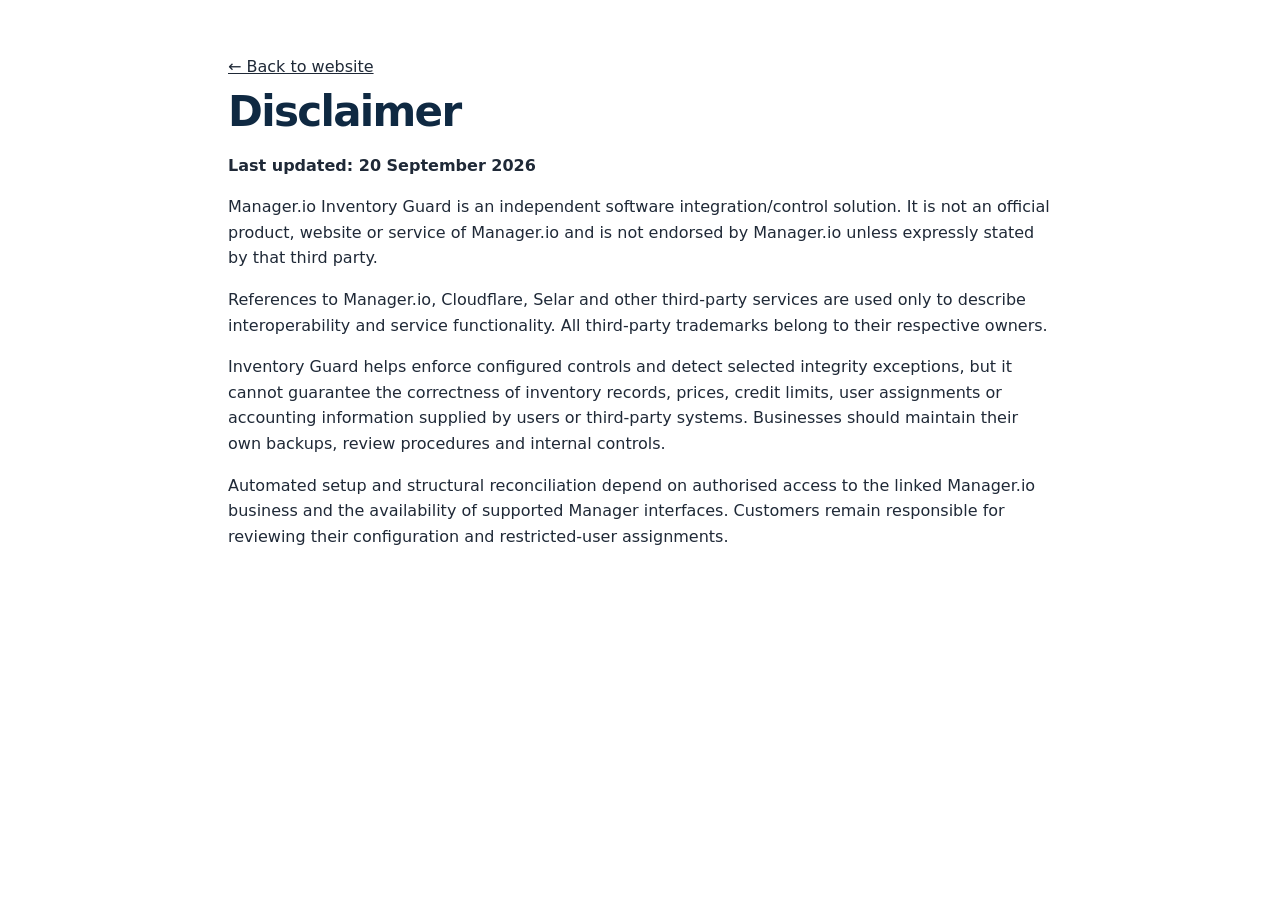
<file: disclaimer.html>
<!doctype html><html lang="en"><head><meta charset="utf-8"><meta name="viewport" content="width=device-width,initial-scale=1"><title>Disclaimer | Manager.io Inventory Guard</title><link rel="icon" href="assets/favicon.svg" type="image/svg+xml"><link rel="stylesheet" href="styles.css"></head><body><div class="legal"><a href="index.html">← Back to website</a><h1>Disclaimer</h1><p><strong>Last updated: 20 September 2026</strong></p><p>Manager.io Inventory Guard is an independent software integration/control solution. It is not an official product, website or service of Manager.io and is not endorsed by Manager.io unless expressly stated by that third party.</p><p>References to Manager.io, Cloudflare, Selar and other third-party services are used only to describe interoperability and service functionality. All third-party trademarks belong to their respective owners.</p><p>Inventory Guard helps enforce configured controls and detect selected integrity exceptions, but it cannot guarantee the correctness of inventory records, prices, credit limits, user assignments or accounting information supplied by users or third-party systems. Businesses should maintain their own backups, review procedures and internal controls.</p><p>Automated setup and structural reconciliation depend on authorised access to the linked Manager.io business and the availability of supported Manager interfaces. Customers remain responsible for reviewing their configuration and restricted-user assignments.</p></div></body></html>
</file>
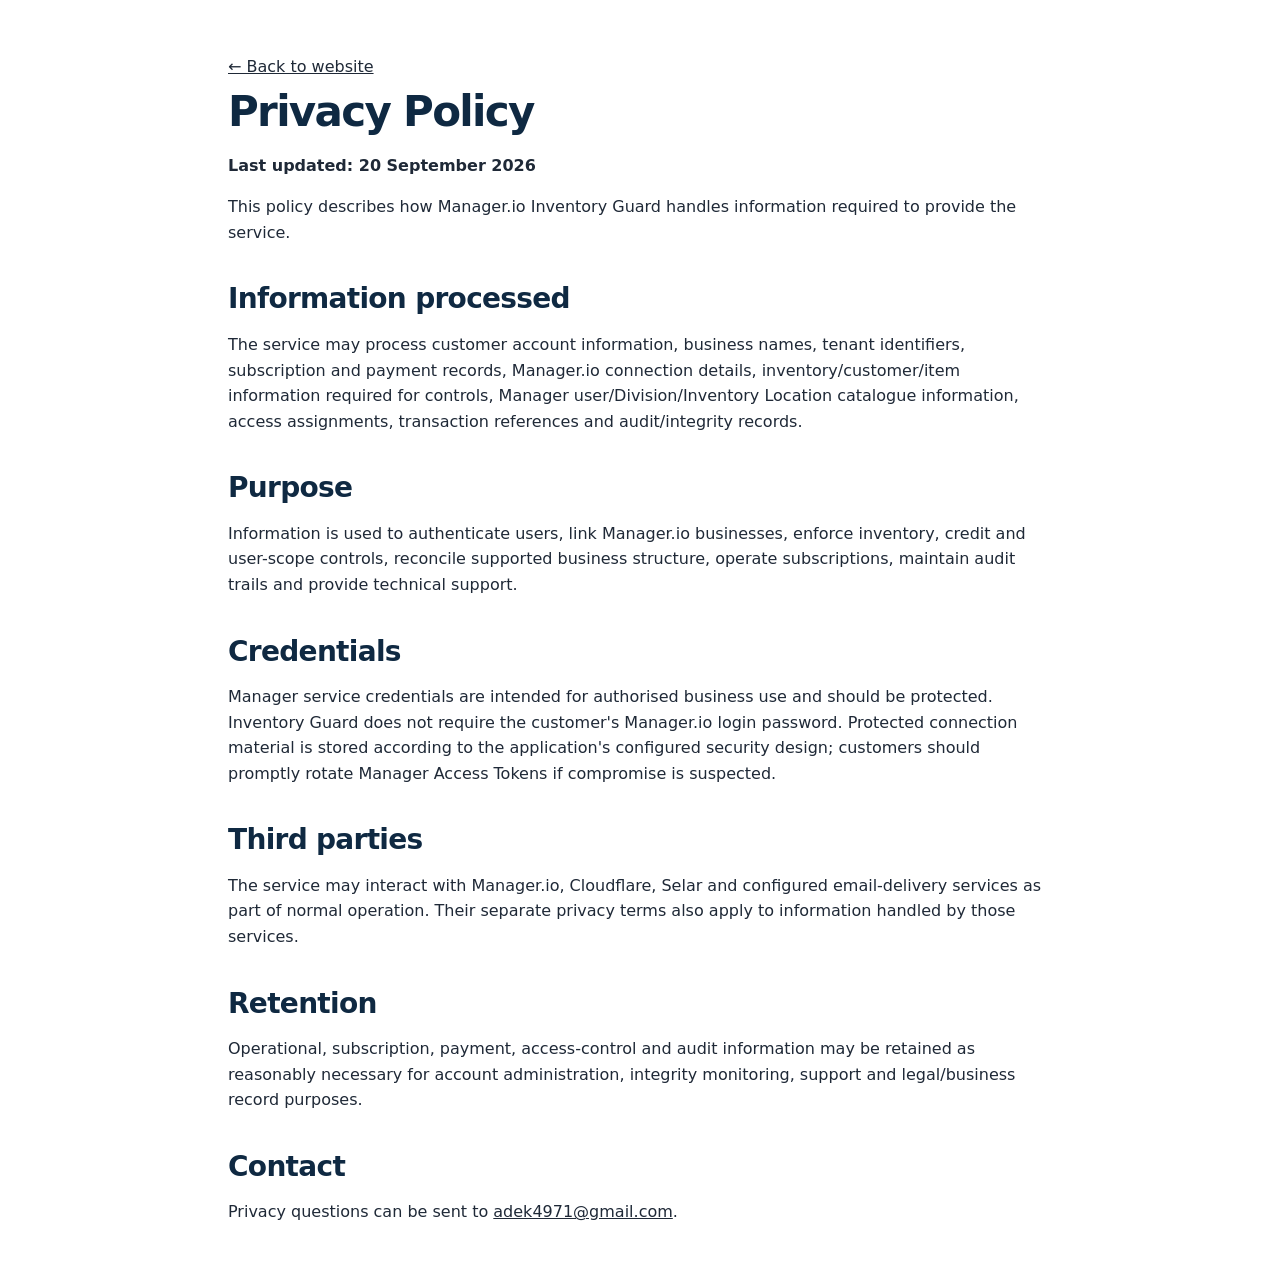
<file: privacy.html>
<!doctype html><html lang="en"><head><meta charset="utf-8"><meta name="viewport" content="width=device-width,initial-scale=1"><title>Privacy Policy | Manager.io Inventory Guard</title><link rel="icon" href="assets/favicon.svg" type="image/svg+xml"><link rel="stylesheet" href="styles.css"></head><body><div class="legal"><a href="index.html">← Back to website</a><h1>Privacy Policy</h1><p><strong>Last updated: 20 September 2026</strong></p><p>This policy describes how Manager.io Inventory Guard handles information required to provide the service.</p><h2>Information processed</h2><p>The service may process customer account information, business names, tenant identifiers, subscription and payment records, Manager.io connection details, inventory/customer/item information required for controls, Manager user/Division/Inventory Location catalogue information, access assignments, transaction references and audit/integrity records.</p><h2>Purpose</h2><p>Information is used to authenticate users, link Manager.io businesses, enforce inventory, credit and user-scope controls, reconcile supported business structure, operate subscriptions, maintain audit trails and provide technical support.</p><h2>Credentials</h2><p>Manager service credentials are intended for authorised business use and should be protected. Inventory Guard does not require the customer's Manager.io login password. Protected connection material is stored according to the application's configured security design; customers should promptly rotate Manager Access Tokens if compromise is suspected.</p><h2>Third parties</h2><p>The service may interact with Manager.io, Cloudflare, Selar and configured email-delivery services as part of normal operation. Their separate privacy terms also apply to information handled by those services.</p><h2>Retention</h2><p>Operational, subscription, payment, access-control and audit information may be retained as reasonably necessary for account administration, integrity monitoring, support and legal/business record purposes.</p><h2>Contact</h2><p>Privacy questions can be sent to <a href="mailto:adek4971@gmail.com">adek4971@gmail.com</a>.</p></div></body></html>
</file>
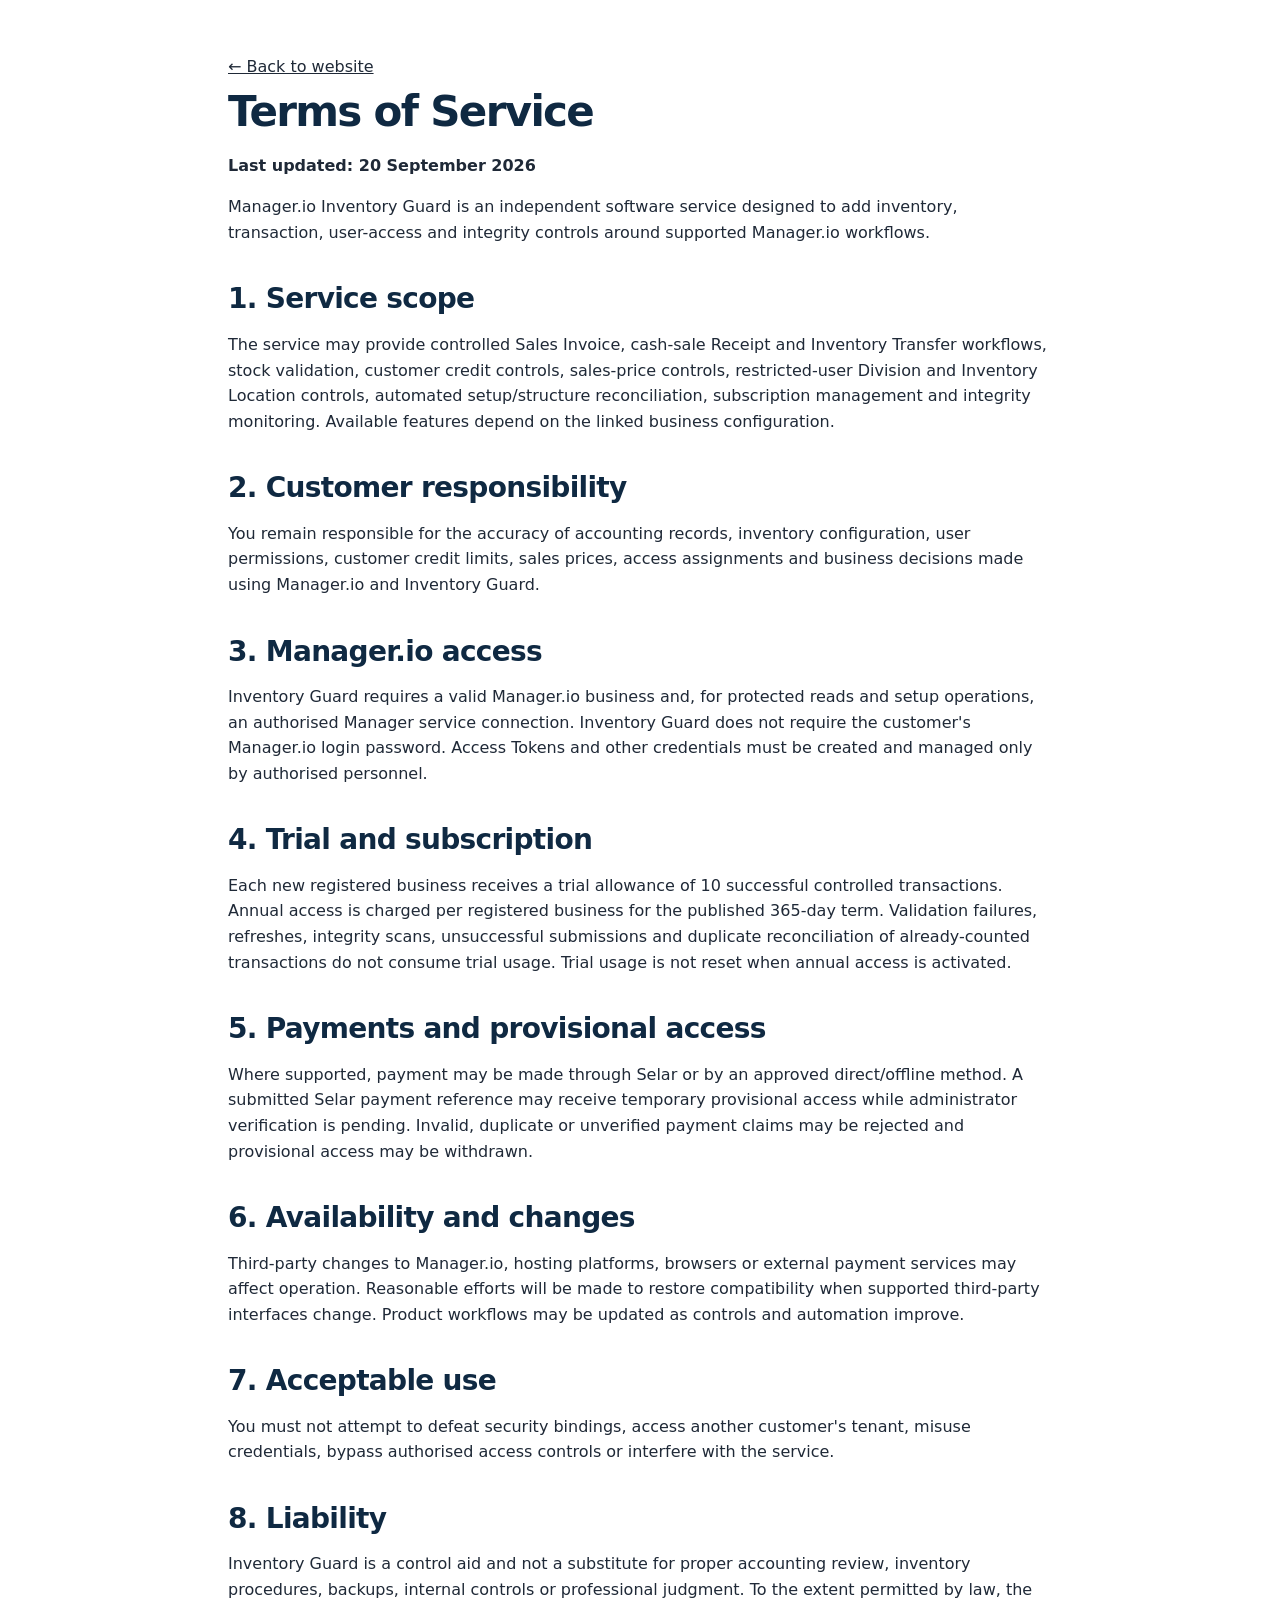
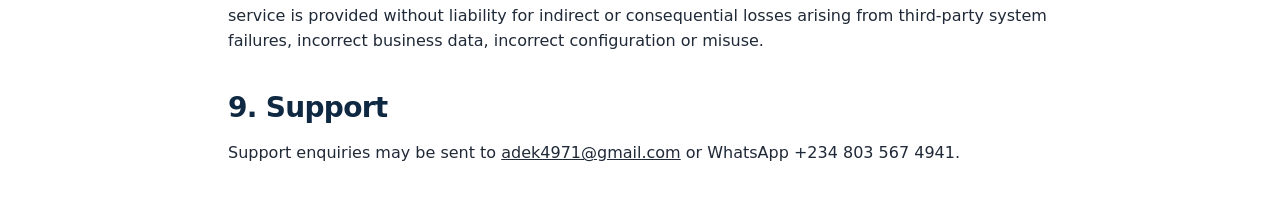
<file: terms.html>
<!doctype html><html lang="en"><head><meta charset="utf-8"><meta name="viewport" content="width=device-width,initial-scale=1"><title>Terms of Service | Manager.io Inventory Guard</title><link rel="icon" href="assets/favicon.svg" type="image/svg+xml"><link rel="stylesheet" href="styles.css"></head><body><div class="legal"><a href="index.html">← Back to website</a><h1>Terms of Service</h1><p><strong>Last updated: 20 September 2026</strong></p><p>Manager.io Inventory Guard is an independent software service designed to add inventory, transaction, user-access and integrity controls around supported Manager.io workflows.</p><h2>1. Service scope</h2><p>The service may provide controlled Sales Invoice, cash-sale Receipt and Inventory Transfer workflows, stock validation, customer credit controls, sales-price controls, restricted-user Division and Inventory Location controls, automated setup/structure reconciliation, subscription management and integrity monitoring. Available features depend on the linked business configuration.</p><h2>2. Customer responsibility</h2><p>You remain responsible for the accuracy of accounting records, inventory configuration, user permissions, customer credit limits, sales prices, access assignments and business decisions made using Manager.io and Inventory Guard.</p><h2>3. Manager.io access</h2><p>Inventory Guard requires a valid Manager.io business and, for protected reads and setup operations, an authorised Manager service connection. Inventory Guard does not require the customer's Manager.io login password. Access Tokens and other credentials must be created and managed only by authorised personnel.</p><h2>4. Trial and subscription</h2><p>Each new registered business receives a trial allowance of 10 successful controlled transactions. Annual access is charged per registered business for the published 365-day term. Validation failures, refreshes, integrity scans, unsuccessful submissions and duplicate reconciliation of already-counted transactions do not consume trial usage. Trial usage is not reset when annual access is activated.</p><h2>5. Payments and provisional access</h2><p>Where supported, payment may be made through Selar or by an approved direct/offline method. A submitted Selar payment reference may receive temporary provisional access while administrator verification is pending. Invalid, duplicate or unverified payment claims may be rejected and provisional access may be withdrawn.</p><h2>6. Availability and changes</h2><p>Third-party changes to Manager.io, hosting platforms, browsers or external payment services may affect operation. Reasonable efforts will be made to restore compatibility when supported third-party interfaces change. Product workflows may be updated as controls and automation improve.</p><h2>7. Acceptable use</h2><p>You must not attempt to defeat security bindings, access another customer's tenant, misuse credentials, bypass authorised access controls or interfere with the service.</p><h2>8. Liability</h2><p>Inventory Guard is a control aid and not a substitute for proper accounting review, inventory procedures, backups, internal controls or professional judgment. To the extent permitted by law, the service is provided without liability for indirect or consequential losses arising from third-party system failures, incorrect business data, incorrect configuration or misuse.</p><h2>9. Support</h2><p>Support enquiries may be sent to <a href="mailto:adek4971@gmail.com">adek4971@gmail.com</a> or WhatsApp +234 803 567 4941.</p></div></body></html>
</file>
<file: styles.css>
:root{
  --navy:#0f2942;
  --blue:#155eaa;
  --blue2:#1d6fdc;
  --orange:#f59e0b;
  --ink:#1f2937;
  --muted:#64748b;
  --bg:#f5f8fb;
  --card:#ffffff;
  --line:#dfe7ef;
  --ok:#137a4f;
  --warn:#9a6700;
  --shadow:0 16px 38px rgba(15,41,66,.09);
  --radius:18px;
  --max:1180px;
}
*{box-sizing:border-box}
html{scroll-behavior:smooth}
body{margin:0;font-family:Inter,ui-sans-serif,system-ui,-apple-system,BlinkMacSystemFont,"Segoe UI",Arial,sans-serif;color:var(--ink);background:#fff;line-height:1.6}
a{color:inherit}
img{max-width:100%;display:block}
.container{width:min(var(--max),calc(100% - 34px));margin-inline:auto}
.topbar{background:#0b2135;color:#dbe8f4;font-size:13px}
.topbar .container{display:flex;justify-content:space-between;gap:20px;padding:8px 0;align-items:center}
.topbar a{color:#fff;text-decoration:none;font-weight:700}
.header{position:sticky;top:0;z-index:50;background:rgba(255,255,255,.96);backdrop-filter:blur(12px);border-bottom:1px solid var(--line)}
.nav{min-height:72px;display:flex;align-items:center;justify-content:space-between;gap:20px}
.brand img{width:360px;max-width:60vw}
.navlinks{display:flex;gap:22px;align-items:center;font-weight:700;font-size:14px}
.navlinks a{text-decoration:none;color:#334155}
.navlinks a:hover{color:var(--blue)}
.nav-cta{padding:10px 16px;border-radius:10px;background:var(--blue);color:#fff!important}
.menu{display:none;border:1px solid var(--line);background:#fff;border-radius:10px;padding:9px 12px;font-weight:800}
.hero{position:relative;overflow:hidden;background:linear-gradient(125deg,#eef6ff 0%,#fff 55%,#fff8eb 100%);border-bottom:1px solid var(--line)}
.hero:before{content:"";position:absolute;width:420px;height:420px;border-radius:50%;background:rgba(29,111,220,.08);right:-150px;top:-150px}
.hero .container{display:grid;grid-template-columns:1.15fr .85fr;gap:48px;padding:82px 0 76px;align-items:center;position:relative}
.eyebrow{color:#c96d00;font-weight:900;text-transform:uppercase;letter-spacing:.09em;font-size:12px}
h1,h2,h3{color:var(--navy);line-height:1.16}
h1{font-size:clamp(40px,6vw,68px);margin:.2em 0 .25em;letter-spacing:-.04em}
h2{font-size:clamp(30px,4vw,44px);margin:.2em 0 .35em;letter-spacing:-.025em}
h3{font-size:20px;margin:.2em 0 .45em}
.lead{font-size:19px;color:#4b5d6f;max-width:760px}
.actions{display:flex;gap:12px;flex-wrap:wrap;margin:28px 0}
.btn{display:inline-flex;align-items:center;justify-content:center;gap:8px;padding:13px 18px;border-radius:11px;font-weight:900;text-decoration:none;border:1px solid transparent;cursor:pointer}
.btn.primary{background:var(--blue);color:#fff}
.btn.primary:hover{background:#0f4c81}
.btn.secondary{background:#fff;border-color:#b7c7d8;color:var(--navy)}
.btn.orange{background:var(--orange);color:#2d2108}
.trust{display:flex;gap:12px;flex-wrap:wrap;margin-top:26px}
.pill{padding:8px 11px;border-radius:999px;background:#fff;border:1px solid var(--line);font-size:13px;font-weight:800;color:#334155}
.hero-card{background:#fff;border:1px solid var(--line);border-radius:24px;padding:22px;box-shadow:var(--shadow)}
.hero-card .label{font-weight:900;color:var(--blue);font-size:13px;text-transform:uppercase}
.control-list{display:grid;gap:10px;margin-top:16px}
.control-item{display:flex;align-items:flex-start;gap:11px;padding:12px;border-radius:12px;background:#f8fbff;border:1px solid #e3edf7}
.tick{width:24px;height:24px;border-radius:50%;display:grid;place-items:center;background:#e7f7ef;color:var(--ok);font-weight:900;flex:0 0 auto}
.section{padding:78px 0}
.section.alt{background:var(--bg)}
.center{text-align:center;max-width:800px;margin:0 auto 40px}
.grid{display:grid;grid-template-columns:repeat(3,1fr);gap:18px}
.card{background:#fff;border:1px solid var(--line);border-radius:var(--radius);padding:24px;box-shadow:0 8px 24px rgba(15,41,66,.04)}
.card-number{font-size:13px;font-weight:900;color:var(--blue);margin-bottom:9px}
.iconbox{width:48px;height:48px;border-radius:13px;display:grid;place-items:center;background:#eaf3ff;color:var(--blue);font-size:23px;font-weight:900;margin-bottom:14px}
.steps{display:grid;grid-template-columns:repeat(4,1fr);gap:14px}
.step{position:relative;background:#fff;border:1px solid var(--line);border-radius:16px;padding:20px}
.step .num{width:36px;height:36px;border-radius:50%;background:var(--navy);color:#fff;display:grid;place-items:center;font-weight:900;margin-bottom:14px}
.setup-box{display:grid;grid-template-columns:1fr 1fr;gap:24px;align-items:center}
.callout{background:#0f2942;color:#eaf2f8;border-radius:22px;padding:30px}
.callout h2,.callout h3{color:#fff}
.callout strong{color:#fff}
.callout .btn.secondary{border-color:#5c7084;background:transparent;color:#fff}
.demo-grid{display:grid;grid-template-columns:repeat(2,1fr);gap:20px}
.demo{background:#fff;border:1px solid var(--line);border-radius:18px;overflow:hidden;box-shadow:var(--shadow)}
.demo img{width:100%;height:300px;object-fit:cover;object-position:top;background:#eef2f6}
.demo .copy{padding:18px}
.pricing{display:grid;grid-template-columns:1fr 1fr;gap:20px;max-width:900px;margin:0 auto}
.price-card{background:#fff;border:1px solid var(--line);border-radius:22px;padding:28px;position:relative}
.price-card.featured{border:2px solid var(--blue);box-shadow:var(--shadow)}
.price{font-size:42px;font-weight:900;color:var(--navy);letter-spacing:-.04em}
.price small{font-size:15px;color:var(--muted);font-weight:700;letter-spacing:0}
.clean{list-style:none;padding:0;margin:20px 0}
.clean li{padding:8px 0 8px 26px;position:relative}
.clean li:before{content:"✓";position:absolute;left:0;color:var(--ok);font-weight:900}
.faq{max-width:900px;margin:0 auto}
.faq-item{border:1px solid var(--line);border-radius:14px;margin:10px 0;background:#fff;overflow:hidden}
.faq-q{width:100%;border:0;background:#fff;padding:18px 20px;text-align:left;font-weight:900;font-size:16px;color:var(--navy);display:flex;justify-content:space-between;gap:20px;cursor:pointer}
.faq-a{display:none;padding:0 20px 18px;color:#536273}
.faq-item.open .faq-a{display:block}
.faq-item.open .faq-q span:last-child{transform:rotate(45deg)}
.support-grid{display:grid;grid-template-columns:1fr 1fr;gap:18px}
.support-card{border:1px solid var(--line);border-radius:18px;padding:24px;background:#fff}
.cta{background:linear-gradient(120deg,#0f2942,#155eaa);color:#fff;border-radius:26px;padding:44px;display:flex;justify-content:space-between;align-items:center;gap:24px}
.cta h2{color:#fff;margin:0 0 10px}
.footer{background:#091b2b;color:#b9c8d6;padding:46px 0 24px;margin-top:78px}
.footer h3{color:#fff}
.footer a{color:#dce8f2;text-decoration:none}
.footer-grid{display:grid;grid-template-columns:1.5fr 1fr 1fr;gap:34px}
.footer-bottom{margin-top:32px;padding-top:20px;border-top:1px solid #21384b;font-size:13px}
.note{border-left:4px solid var(--orange);background:#fff9ed;padding:14px 16px;border-radius:10px;color:#6c5323}
.badge{display:inline-block;background:#eef6ff;color:#0f4c81;font-weight:900;border-radius:999px;padding:6px 10px;font-size:12px}
.legal{max-width:860px;margin:54px auto;padding:0 18px}
.legal h1{font-size:42px}.legal h2{font-size:28px;margin-top:38px}
.lightbox{position:fixed;inset:0;background:rgba(7,18,29,.88);z-index:100;display:none;place-items:center;padding:24px}
.lightbox.open{display:grid}
.lightbox img{max-height:90vh;max-width:95vw;border-radius:12px;background:#fff}
.lightbox button{position:absolute;top:18px;right:18px;border:0;background:#fff;width:42px;height:42px;border-radius:50%;font-size:26px;cursor:pointer}
@media(max-width:980px){
  .hero .container,.setup-box{grid-template-columns:1fr}
  .grid{grid-template-columns:repeat(2,1fr)}
  .steps{grid-template-columns:repeat(2,1fr)}
  .brand img{width:300px}
  .navlinks{display:none;position:absolute;top:72px;left:0;right:0;background:#fff;border-bottom:1px solid var(--line);padding:18px;flex-direction:column;align-items:flex-start}
  .navlinks.open{display:flex}
  .menu{display:block}
}
@media(max-width:700px){
  .topbar .container{flex-direction:column;align-items:flex-start;gap:3px}
  .hero .container{padding:54px 0}
  .grid,.steps,.pricing,.demo-grid,.support-grid,.footer-grid{grid-template-columns:1fr}
  .demo img{height:auto}
  .cta{flex-direction:column;align-items:flex-start;padding:30px}
  .brand img{width:260px;max-width:75vw}
}

/* Sequential onboarding guide v2 */
.journey-note{max-width:980px;margin:0 auto 28px;padding:16px 18px;border:1px solid #f1c66d;border-left:5px solid var(--orange);border-radius:12px;background:#fff9ed;color:#5b4723}
.journey-note.after{margin-top:28px;margin-bottom:0}
.journey-sequence{display:grid;gap:26px}
.journey-step{display:grid;grid-template-columns:minmax(0,.88fr) minmax(0,1.12fr);gap:28px;align-items:center;background:#fff;border:1px solid var(--line);border-radius:20px;padding:24px;box-shadow:0 8px 24px rgba(15,41,66,.05)}
.journey-step:nth-child(even) .journey-copy{order:2}
.journey-step:nth-child(even) .journey-media{order:1}
.journey-number{display:inline-grid;place-items:center;min-width:46px;height:35px;padding:0 11px;border-radius:999px;background:var(--navy);color:#fff;font-size:13px;font-weight:900;letter-spacing:.06em;margin-bottom:12px}
.journey-copy h3{font-size:24px;margin:0 0 12px}
.journey-copy p{color:#4f6172;margin:0;line-height:1.72}
.journey-media{border:1px solid #dfe7ef;border-radius:14px;overflow:hidden;background:#f8fafc}
.journey-media a{display:block;background:#fff}
.journey-media img{width:100%;height:auto;max-height:485px;object-fit:contain;object-position:top;background:#fff}
.journey-caption{padding:10px 13px;border-top:1px solid var(--line);font-size:12px;font-weight:800;color:#64748b;background:#f8fafc}
@media(max-width:850px){.journey-step{grid-template-columns:1fr;padding:17px}.journey-step:nth-child(even) .journey-copy,.journey-step:nth-child(even) .journey-media{order:initial}.journey-copy h3{font-size:21px}}
</file>
